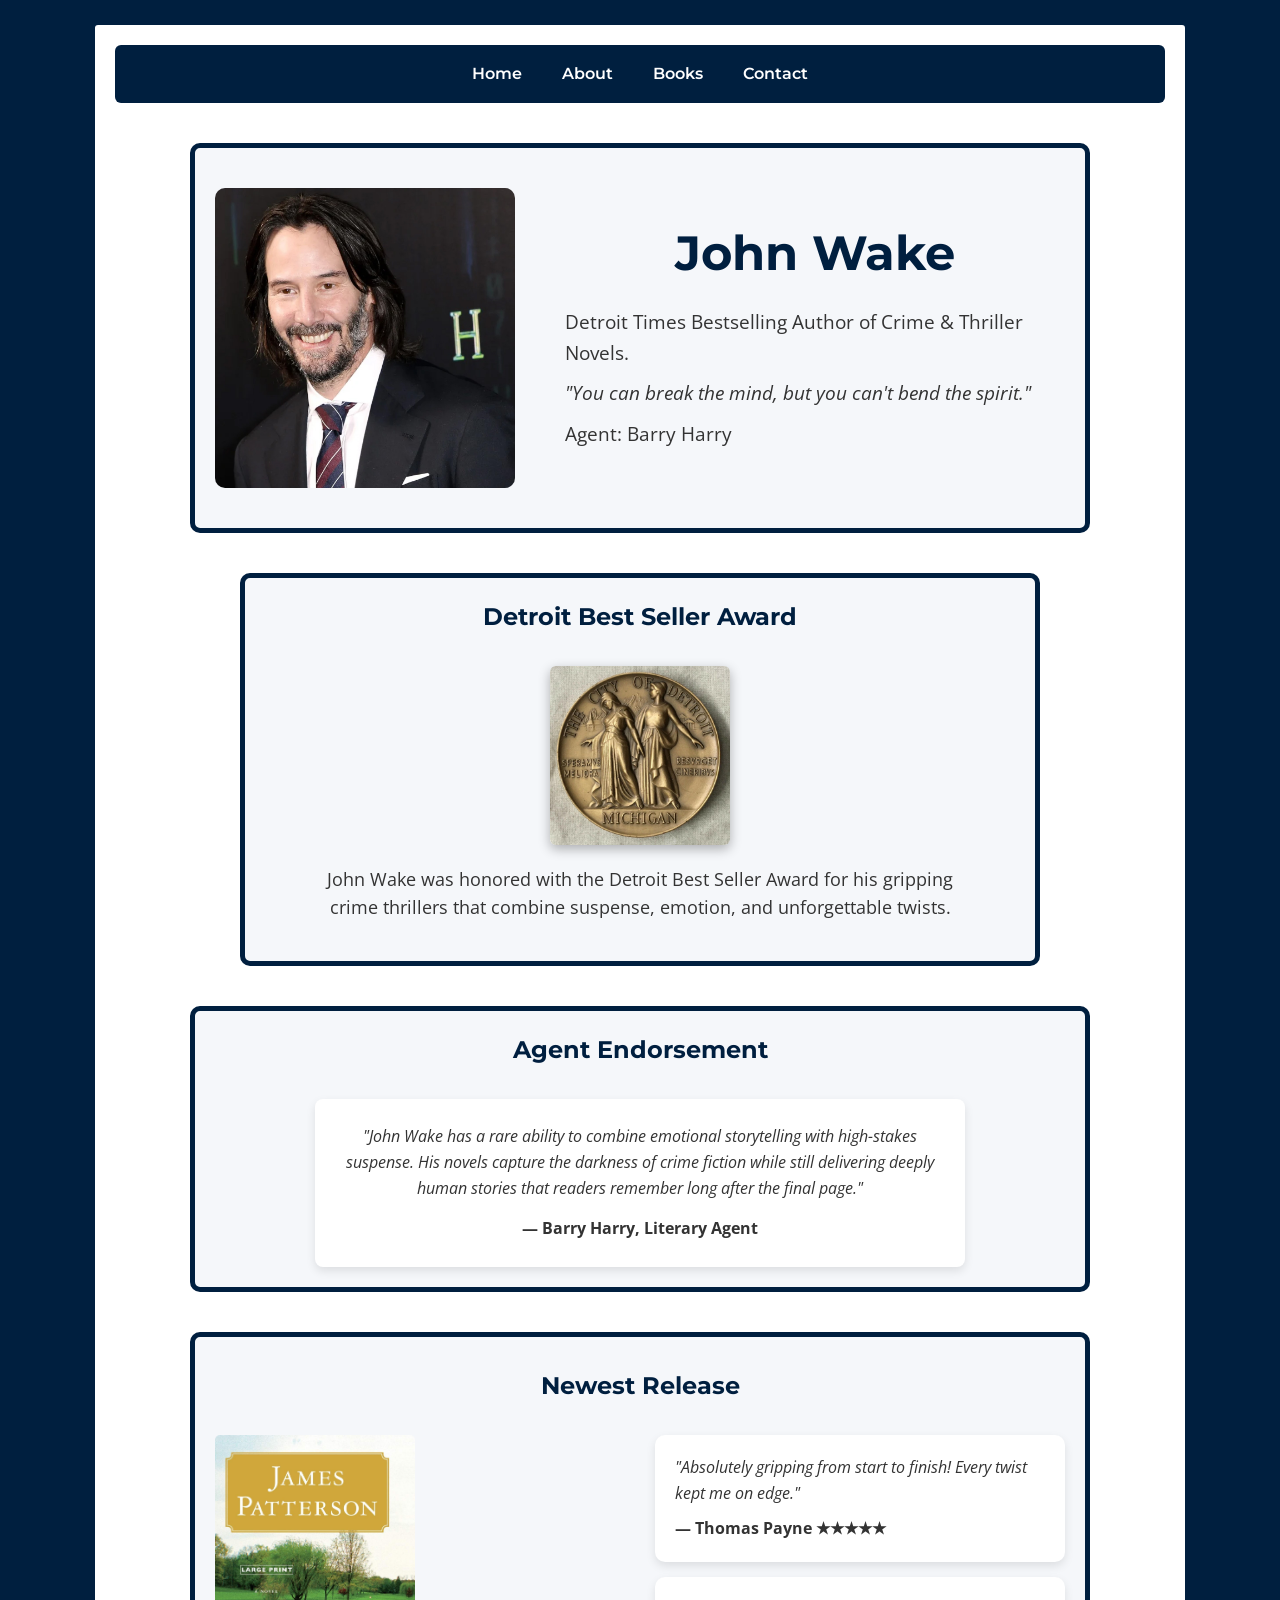
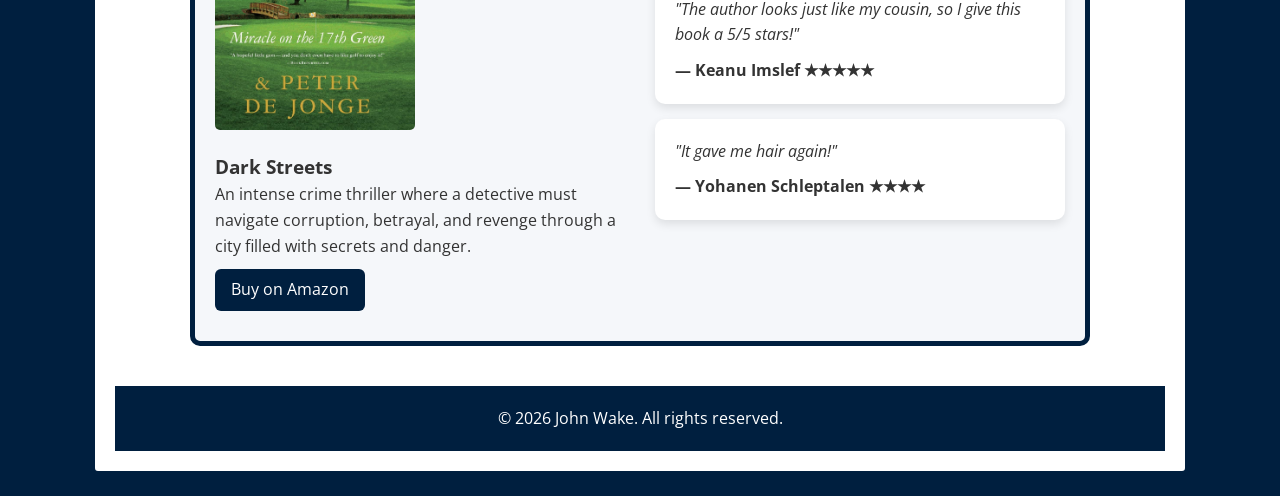
<file: index.html>
<!DOCTYPE html>
<html lang="en">
<head>
<meta charset="UTF-8">
<meta name="viewport" content="width=device-width, initial-scale=1.0">
<title>John Wake - Author</title>
<link rel="stylesheet" href="css/style.css">
</head>
<body>
<div class="container">

    <!-- Navigation -->
    <header>
        <nav class="navbar">
            <ul>
                <li><a href="index.html">Home</a></li>
                <li><a href="about.html">About</a></li>
                <li><a href="books.html">Books</a></li>
                <li><a href="contact.html">Contact</a></li>
            </ul>
        </nav>
    </header>

    <!-- Hero Section -->
    <section class="hero">
        <div class="hero-img">
            <img src="images/johnwake.jpg" alt="John Wake">
        </div>
        <div class="hero-text">
            <h1>John Wake</h1>
            <p>Detroit Times Bestselling Author of Crime & Thriller Novels.</p>
            <p><em>"You can break the mind, but you can't bend the spirit."</em></p>
            <p>Agent: Barry Harry</p>
        </div>
    </section>

    <!-- Detroit Best Seller Award -->
    <section class="awards">
        <h2>Detroit Best Seller Award</h2>
        <img src="images/detroitaward.jpg" alt="Detroit Best Seller Award" class="award-img">
        <p class="award-text">
            John Wake was honored with the Detroit Best Seller Award for his gripping
            crime thrillers that combine suspense, emotion, and unforgettable twists.
        </p>
    </section>

    <!-- Agent Endorsement -->
    <section class="endorsement">
        <h2>Agent Endorsement</h2>
        <div class="quote">
            <p>
            "John Wake has a rare ability to combine emotional storytelling with
            high-stakes suspense. His novels capture the darkness of crime fiction
            while still delivering deeply human stories that readers remember long
            after the final page."
            </p>
            <p class="quote-author">
            — Barry Harry, Literary Agent
            </p>
        </div>
    </section>

    <!-- Newest Book with Multiple Reviews -->
    <section class="featured-book-review">
        <h2>Newest Release</h2>
        <div class="featured-book-container">
            <div class="book-left">
                <img src="images/b3.jpg" alt="Dark Streets">
                <h3>Dark Streets</h3>
                <p>
                    An intense crime thriller where a detective must navigate corruption,
                    betrayal, and revenge through a city filled with secrets and danger.
                </p>
                <a href="https://www.amazon.com" target="_blank" class="btn">Buy on Amazon</a>
            </div>

            <div class="review-right">
                <div class="review">
                    <p>"Absolutely gripping from start to finish! Every twist kept me on edge."</p>
                    <p class="review-author">— Thomas Payne ★★★★★</p>
                </div>
                <div class="review">
                    <p>"The author looks just like my cousin, so I give this book a 5/5 stars!"</p>
                    <p class="review-author">— Keanu Imslef ★★★★★</p>
                </div>
                <div class="review">
                    <p>"It gave me hair again!"</p>
                    <p class="review-author">— Yohanen Schleptalen ★★★★</p>
                </div>
            </div>
        </div>
    </section>  

    <!-- Footer -->
    <footer>
        <p>&copy; 2026 John Wake. All rights reserved.</p>
    </footer>

</div>
</body>
</html>
</file>
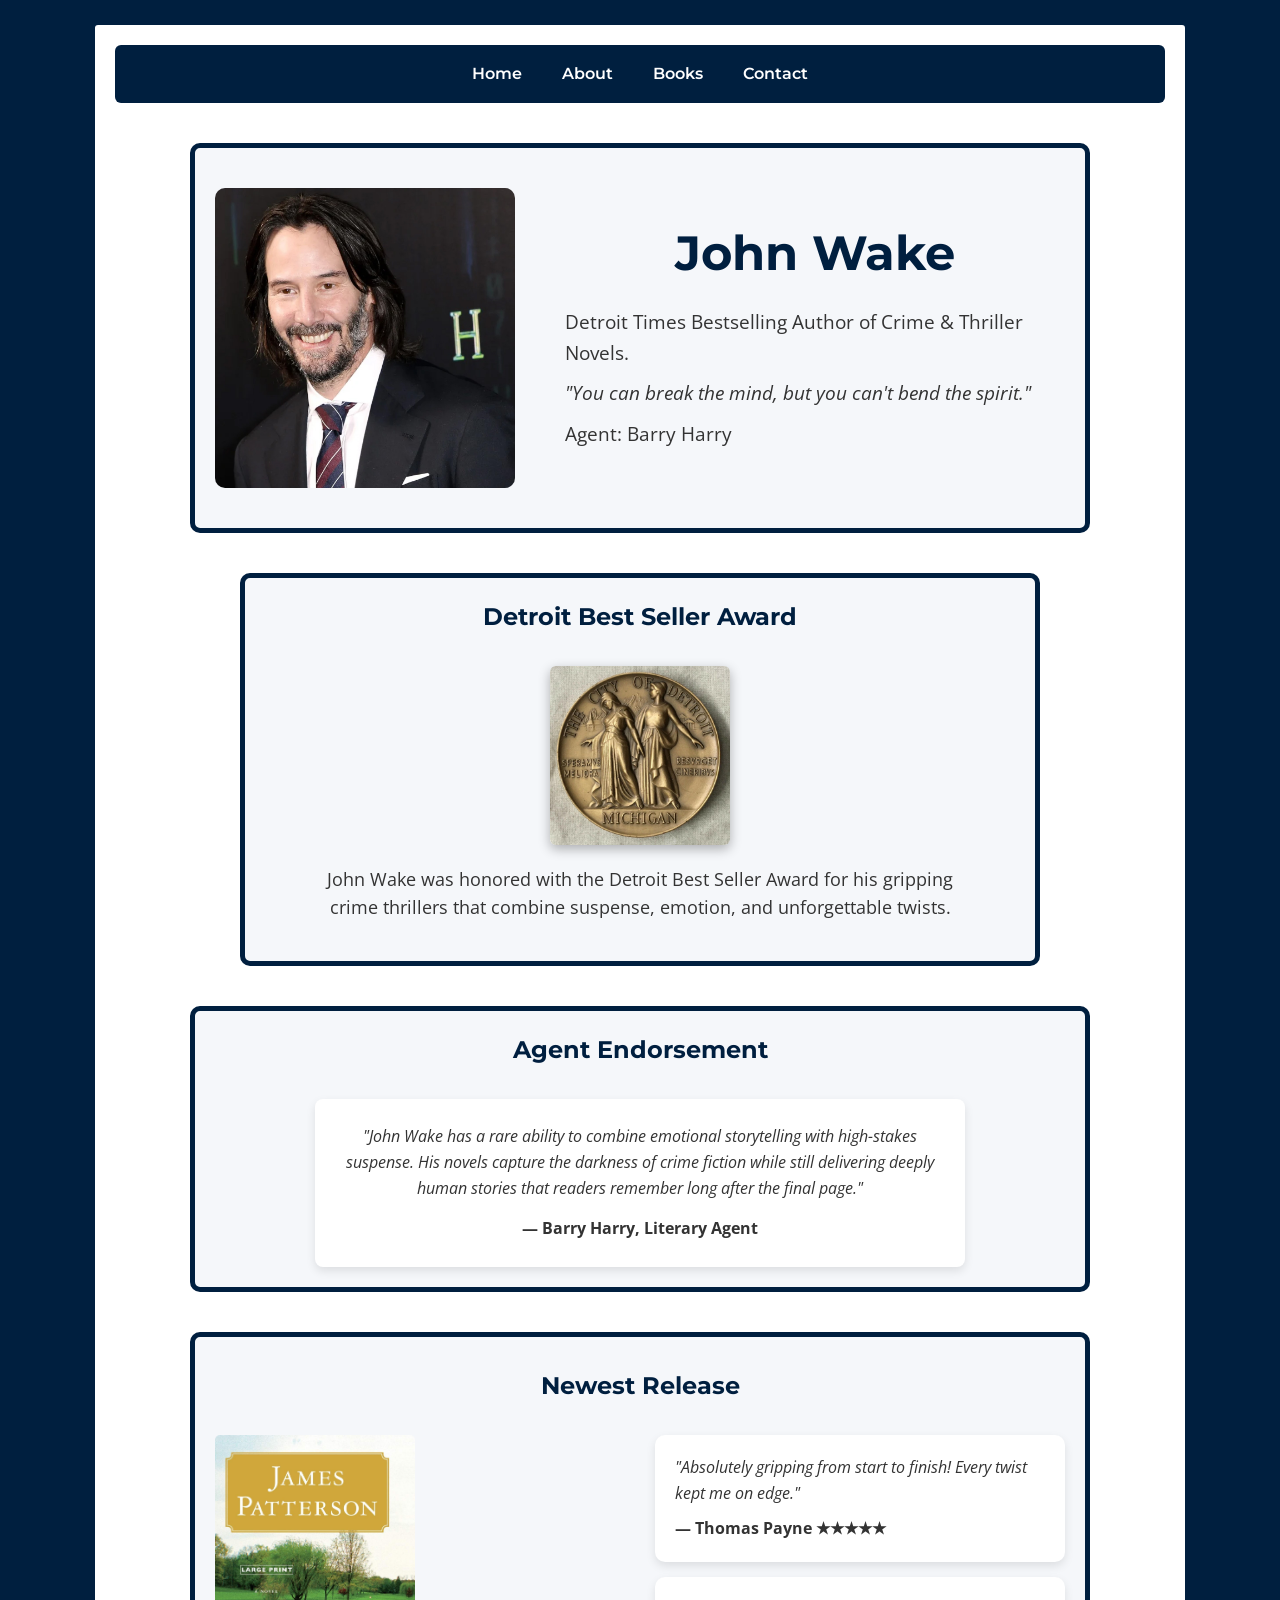
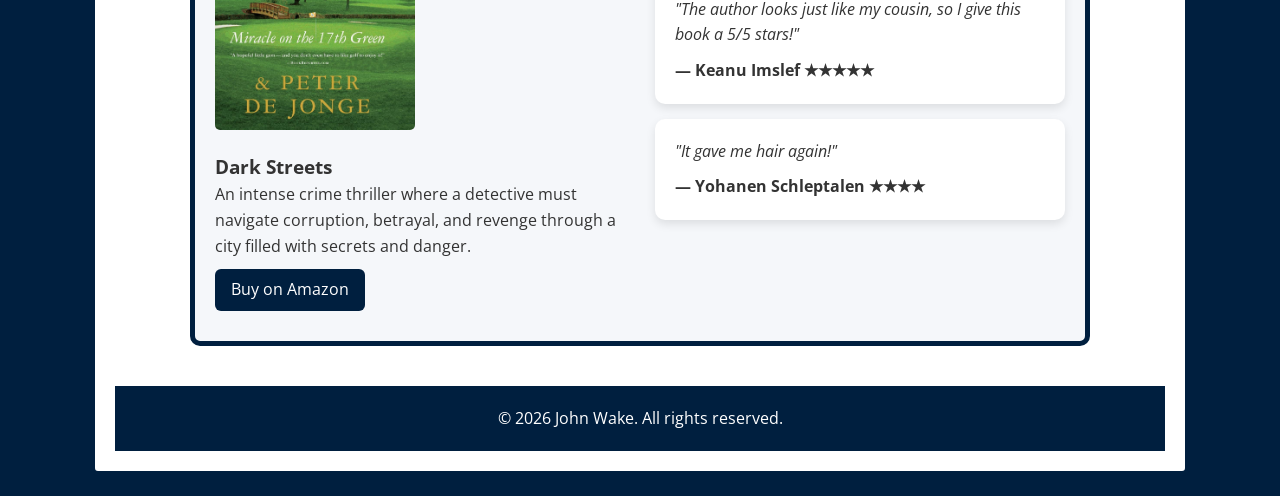
<file: john-wake-website/index.html>
<!DOCTYPE html>
<html lang="en">
<head>
<meta charset="UTF-8">
<meta name="viewport" content="width=device-width, initial-scale=1.0">
<title>John Wake - Author</title>
<link rel="stylesheet" href="css/style.css">
</head>
<body>
<div class="container">

    <!-- Navigation -->
    <header>
        <nav class="navbar">
            <ul>
                <li><a href="index.html">Home</a></li>
                <li><a href="about.html">About</a></li>
                <li><a href="books.html">Books</a></li>
                <li><a href="contact.html">Contact</a></li>
            </ul>
        </nav>
    </header>

    <!-- Hero Section -->
    <section class="hero">
        <div class="hero-img">
            <img src="images/johnwake.jpg" alt="John Wake">
        </div>
        <div class="hero-text">
            <h1>John Wake</h1>
            <p>Detroit Times Bestselling Author of Crime & Thriller Novels.</p>
            <p><em>"You can break the mind, but you can't bend the spirit."</em></p>
            <p>Agent: Barry Harry</p>
        </div>
    </section>

    <!-- Detroit Best Seller Award -->
    <section class="awards">
        <h2>Detroit Best Seller Award</h2>
        <img src="images/detroitaward.jpg" alt="Detroit Best Seller Award" class="award-img">
        <p class="award-text">
            John Wake was honored with the Detroit Best Seller Award for his gripping
            crime thrillers that combine suspense, emotion, and unforgettable twists.
        </p>
    </section>

    <!-- Agent Endorsement -->
    <section class="endorsement">
        <h2>Agent Endorsement</h2>
        <div class="quote">
            <p>
            "John Wake has a rare ability to combine emotional storytelling with
            high-stakes suspense. His novels capture the darkness of crime fiction
            while still delivering deeply human stories that readers remember long
            after the final page."
            </p>
            <p class="quote-author">
            — Barry Harry, Literary Agent
            </p>
        </div>
    </section>

    <!-- Newest Book with Multiple Reviews -->
    <section class="featured-book-review">
        <h2>Newest Release</h2>
        <div class="featured-book-container">
            <div class="book-left">
                <img src="images/b3.jpg" alt="Dark Streets">
                <h3>Dark Streets</h3>
                <p>
                    An intense crime thriller where a detective must navigate corruption,
                    betrayal, and revenge through a city filled with secrets and danger.
                </p>
                <a href="https://www.amazon.com" target="_blank" class="btn">Buy on Amazon</a>
            </div>

            <div class="review-right">
                <div class="review">
                    <p>"Absolutely gripping from start to finish! Every twist kept me on edge."</p>
                    <p class="review-author">— Thomas Payne ★★★★★</p>
                </div>
                <div class="review">
                    <p>"The author looks just like my cousin, so I give this book a 5/5 stars!"</p>
                    <p class="review-author">— Keanu Imslef ★★★★★</p>
                </div>
                <div class="review">
                    <p>"It gave me hair again!"</p>
                    <p class="review-author">— Yohanen Schleptalen ★★★★</p>
                </div>
            </div>
        </div>
    </section>  

    <!-- Footer -->
    <footer>
        <p>&copy; 2026 John Wake. All rights reserved.</p>
    </footer>

</div>
</body>
</html>
</file>
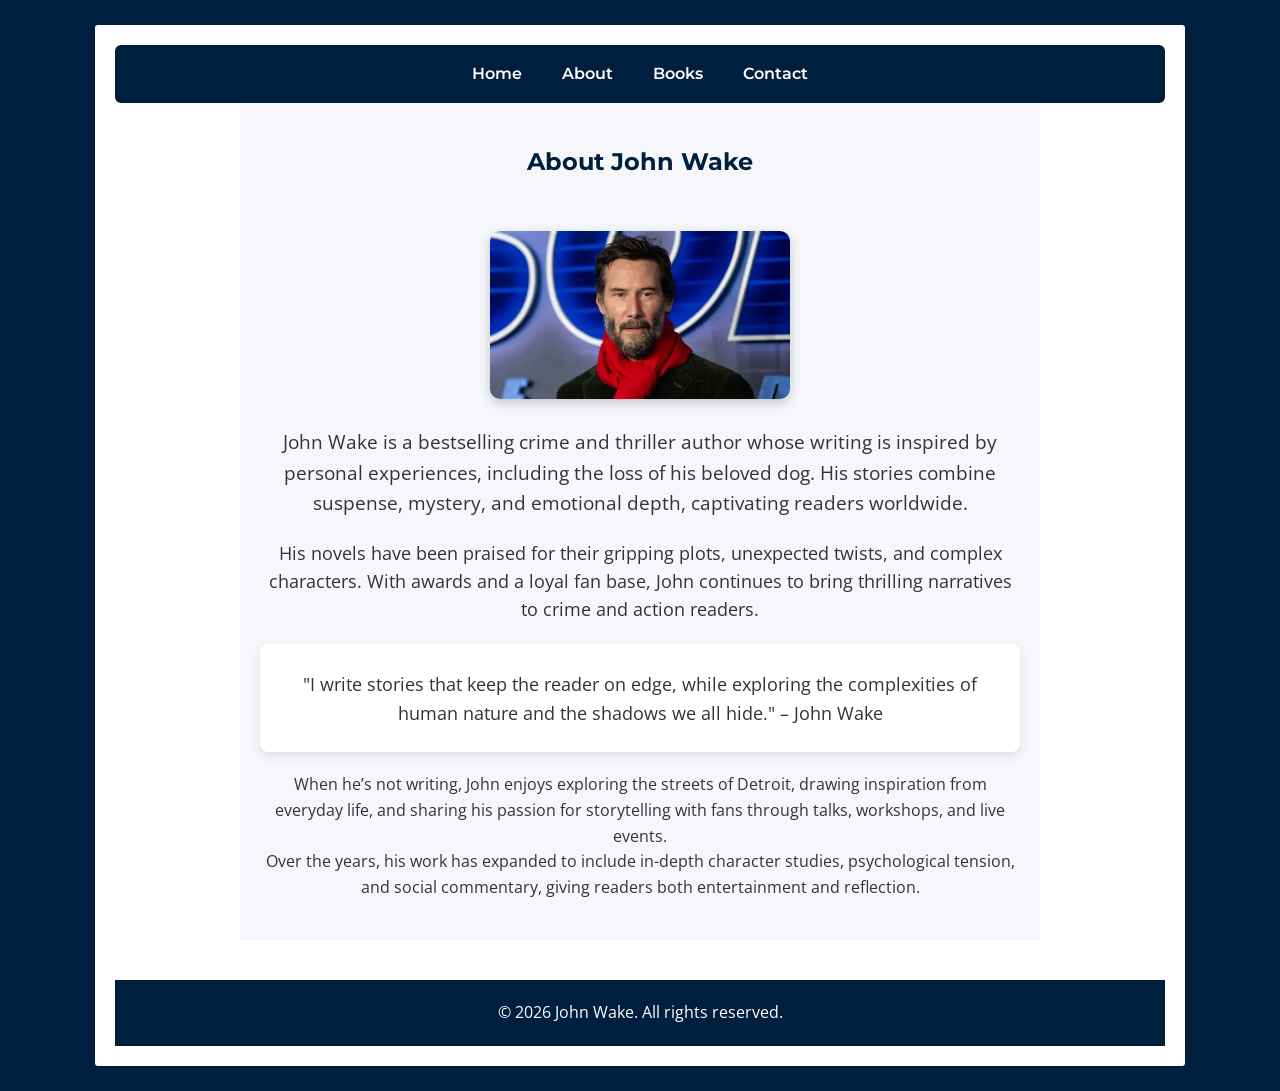
<file: about.html>
<!DOCTYPE html>
<html lang="en">
<head>
<meta charset="UTF-8">
<meta name="viewport" content="width=device-width, initial-scale=1.0">
<title>About John Wake</title>
<link rel="stylesheet" href="css/style.css">
</head>
<body>
<div class="container">

    <!-- Navigation -->
    <header>
        <nav class="navbar">
            <ul>
                <li><a href="index.html">Home</a></li>
                <li><a href="about.html">About</a></li>
                <li><a href="books.html">Books</a></li>
                <li><a href="contact.html">Contact</a></li>
            </ul>
        </nav>
    </header>

    <!-- About Section -->
    <section class="about">
        <h1>About John Wake</h1>
        <img src="images/johnwake2.webp" alt="John Wake" class="about-img">

        <p>John Wake is a bestselling crime and thriller author whose writing is inspired by personal experiences, including the loss of his beloved dog. His stories combine suspense, mystery, and emotional depth, captivating readers worldwide.</p>

        <p>His novels have been praised for their gripping plots, unexpected twists, and complex characters. With awards and a loyal fan base, John continues to bring thrilling narratives to crime and action readers.</p>

        <div class="highlight-box">
            "I write stories that keep the reader on edge, while exploring the complexities of human nature and the shadows we all hide." – John Wake
        </div>

        <p>When he’s not writing, John enjoys exploring the streets of Detroit, drawing inspiration from everyday life, and sharing his passion for storytelling with fans through talks, workshops, and live events.</p>

        <p>Over the years, his work has expanded to include in-depth character studies, psychological tension, and social commentary, giving readers both entertainment and reflection.</p>
    </section>

    <!-- Footer -->
    <footer>
        <p>&copy; 2026 John Wake. All rights reserved.</p>
    </footer>

</div>
<script src="js/script.js"></script>
</body>
</html>
</file>
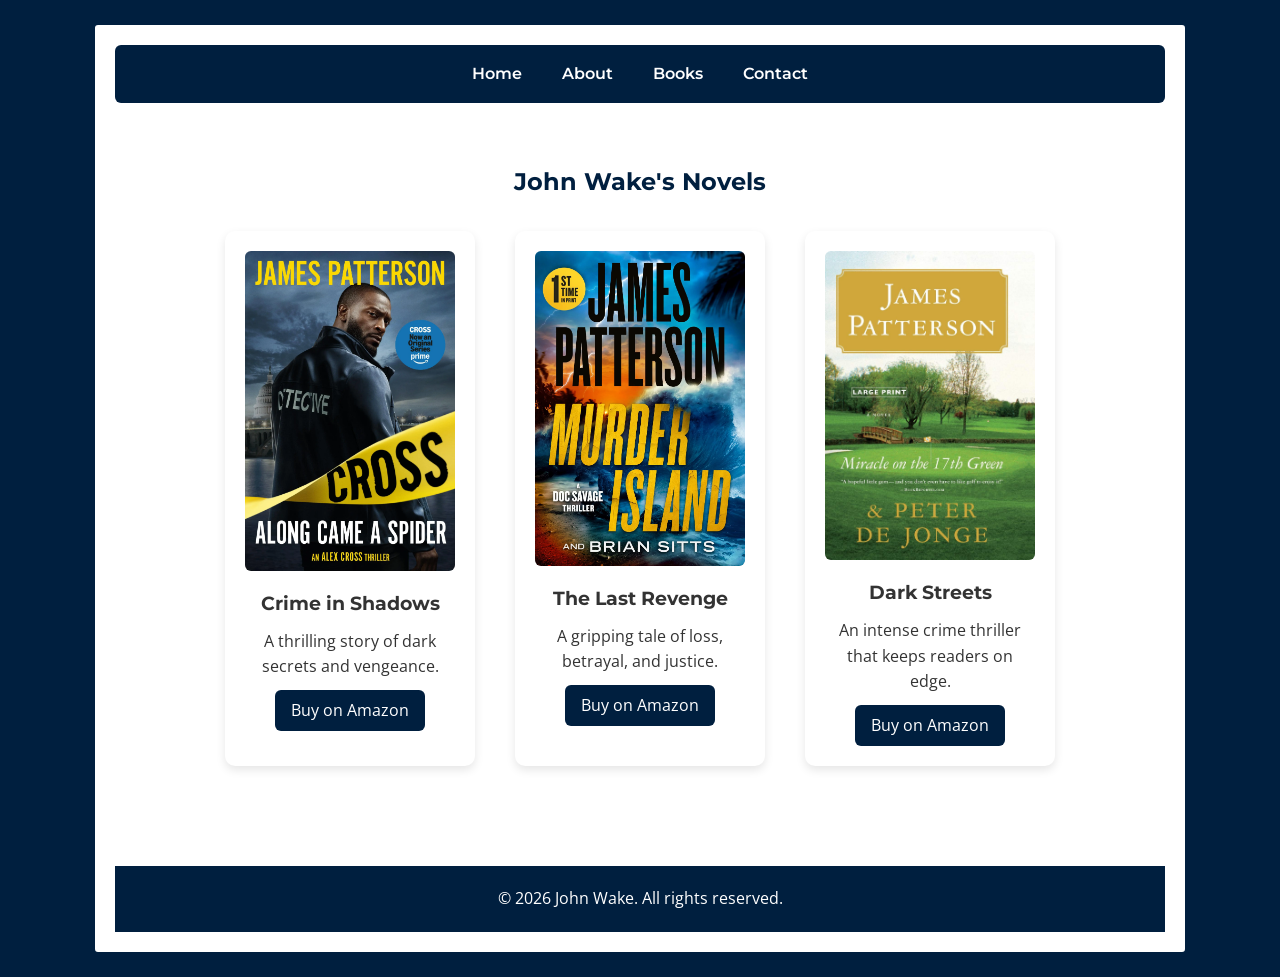
<file: books.html>
<!DOCTYPE html>
<html lang="en">
<head>
<meta charset="UTF-8">
<meta name="viewport" content="width=device-width, initial-scale=1.0">
<title>Books by John Wake</title>
<link rel="stylesheet" href="css/style.css">
</head>
<body>
<div class="container">

    <!-- Navigation -->
    <header>
        <nav class="navbar">
            <ul>
                <li><a href="index.html">Home</a></li>
                <li><a href="about.html">About</a></li>
                <li><a href="books.html">Books</a></li>
                <li><a href="contact.html">Contact</a></li>
            </ul>
        </nav>
    </header>

    <!-- Books Section -->
    <section class="books">
        <h1>John Wake's Novels</h1>
        <div class="book-list">
            <div class="book">
                <img src="images/b1.webp" alt="Crime in Shadows">
                <h3>Crime in Shadows</h3>
                <p>A thrilling story of dark secrets and vengeance.</p>
                <a href="https://www.amazon.com" target="_blank" class="btn">Buy on Amazon</a>
            </div>
            <div class="book">
                <img src="images/b2.webp" alt="The Last Revenge">
                <h3>The Last Revenge</h3>
                <p>A gripping tale of loss, betrayal, and justice.</p>
                <a href="https://www.amazon.com" target="_blank" class="btn">Buy on Amazon</a>
            </div>
            <div class="book">
                <img src="images/b3.jpg" alt="Dark Streets">
                <h3>Dark Streets</h3>
                <p>An intense crime thriller that keeps readers on edge.</p>
                <a href="https://www.amazon.com" target="_blank" class="btn">Buy on Amazon</a>
            </div>
        </div>
    </section>

    <footer>
        <p>&copy; 2026 John Wake. All rights reserved.</p>
    </footer>

</div>
<script src="js/script.js"></script>
</body>
</html>
</file>
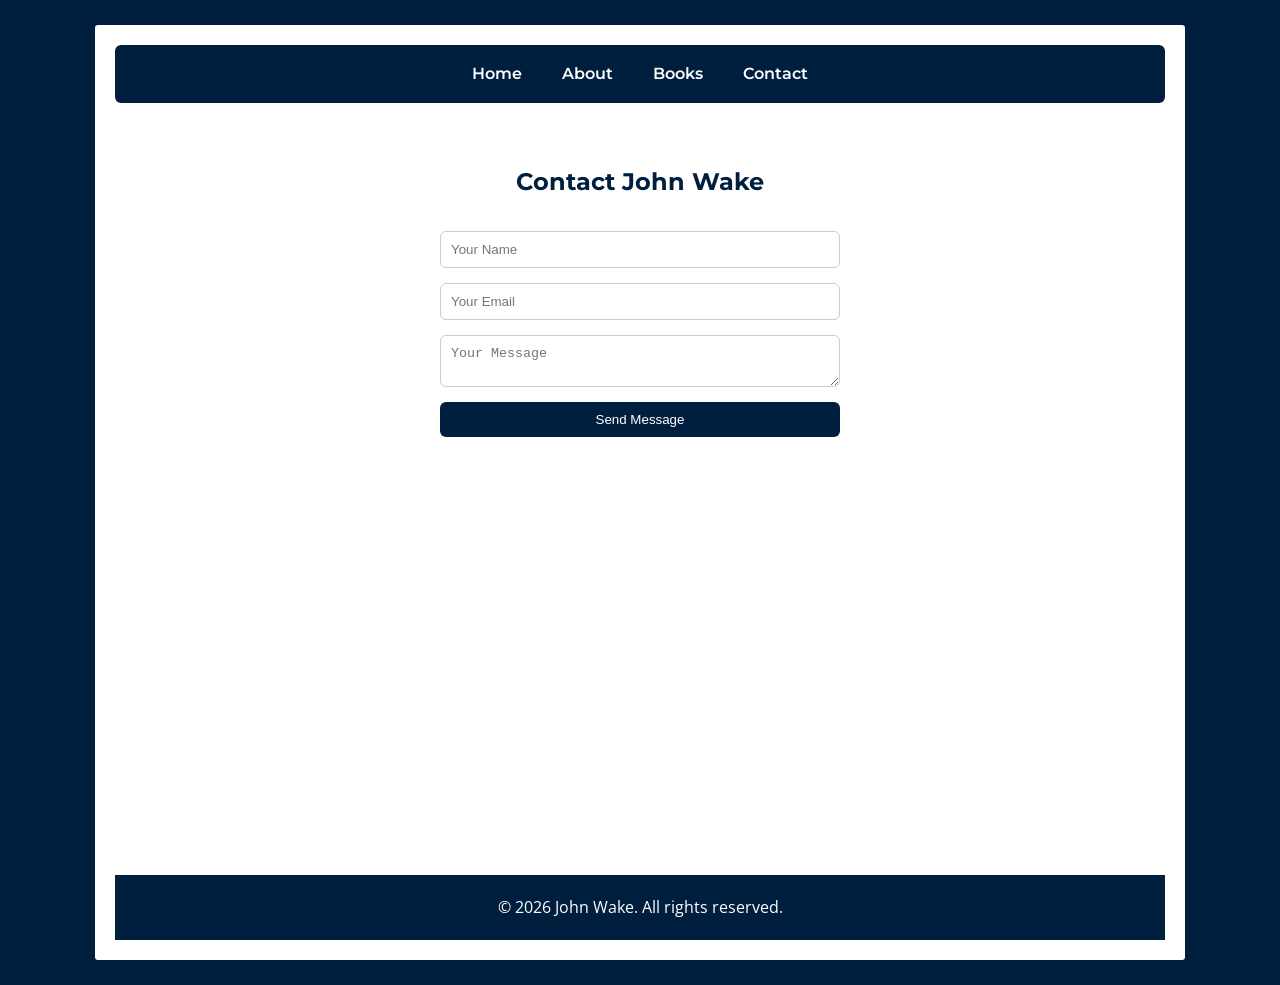
<file: contact.html>
<!DOCTYPE html>
<html lang="en">
<head>
<meta charset="UTF-8">
<meta name="viewport" content="width=device-width, initial-scale=1.0">
<title>Contact John Wake</title>
<link rel="stylesheet" href="css/style.css">
</head>
<body>
<div class="container">

    <!-- Navigation -->
    <header>
        <nav class="navbar">
            <ul>
                <li><a href="index.html">Home</a></li>
                <li><a href="about.html">About</a></li>
                <li><a href="books.html">Books</a></li>
                <li><a href="contact.html">Contact</a></li>
            </ul>
        </nav>
    </header>

    <!-- Contact Section -->
    <section class="contact">
        <h1>Contact John Wake</h1>
        <form onsubmit="return validateForm()">
            <input type="text" id="name" placeholder="Your Name" required>
            <input type="email" id="email" placeholder="Your Email" required>
            <textarea id="message" placeholder="Your Message" required></textarea>
            <button type="submit">Send Message</button>
        </form>
        <div id="map">
            <iframe src="https://www.google.com/maps/embed?pb=..." width="100%" height="300" style="border:0;" allowfullscreen="" loading="lazy"></iframe>
        </div>
    </section>

    <!-- Footer -->
    <footer>
        <p>&copy; 2026 John Wake. All rights reserved.</p>
    </footer>

</div>
<script src="js/script.js"></script>
</body>
</html>
</file>
<file: css/style.css>
@import url('https://fonts.googleapis.com/css2?family=Montserrat:wght@600&family=Open+Sans:wght@400;600&display=swap');

* {
    margin: 0;
    padding: 0;
    box-sizing: border-box;
}

body {
    background-color: #001f3f;
    display: flex;
    justify-content: center;
    padding: 20px;
    font-family: 'Open Sans', sans-serif;
    line-height: 1.6;
    color: #333;
}

.container {
    background-color: white;
    width: 100%;
    max-width: 1100px;
    padding: 20px;
    border-radius: 8px;
    border: 5px solid #001f3f;
}

.navbar {
    background-color: #001f3f;
    padding: 1rem 0;
    position: sticky;
    top: 0;
    z-index: 100;
    border-radius: 6px;
}

.navbar ul {
    display: flex;
    justify-content: center;
    list-style: none;
}

.navbar li {
    margin: 0 20px;
}

.navbar a {
    color: white;
    text-decoration: none;
    font-weight: 600;
    font-family: 'Montserrat', sans-serif;
    transition: color 0.3s;
}

.navbar a:hover {
    color: #cdd6e0;
}

.hero {
    display: flex;
    align-items: center;
    justify-content: center;
    gap: 50px;
    padding: 40px 20px;
    background-color: #f5f7fa;
    border: 5px solid #001f3f;
    border-radius: 10px;
    max-width: 900px;
    margin: 40px auto;
}

.hero-img img {
    width: 300px;
    border-radius: 10px;
    display: block;
}

.hero-text h1 {
    font-size: 3rem;
    color: #001f3f;
    margin-bottom: 15px;
}

.hero-text p {
    font-size: 1.2rem;
    margin-bottom: 10px;
}

.awards {
    text-align: center;
    padding: 20px 10px;
    max-width: 800px;
    margin: 40px auto;
    border: 5px solid #001f3f;
    border-radius: 10px;
    background-color: #f5f7fa;
}

.award-img {
    width: 180px;
    max-width: 90%;
    margin: 20px auto;
    display: block;
    border-radius: 6px;
    box-shadow: 0 4px 12px rgba(0,0,0,0.3);
}

.award-text {
    max-width: 650px;
    margin: 20px auto;
    font-size: 1.1rem;
    line-height: 1.6;
}

.endorsement {
    padding: 20px 20px;
    text-align: center;
    background: #f5f7fa;
    border: 5px solid #001f3f;
    border-radius: 10px;
    max-width: 900px;
    margin: 40px auto;
}

.quote {
    max-width: 650px;
    margin: auto;
    font-style: italic;
    background: white;
    padding: 25px;
    border-radius: 8px;
    box-shadow: 0 4px 10px rgba(0,0,0,0.1);
}

.quote-author {
    margin-top: 15px;
    font-weight: bold;
    font-style: normal;
}

.featured-book {
    text-align: center;
}

.featured-book .book {
    background: white;
    color: #333;
    padding: 30px;
    border-radius: 10px;
    max-width: 800px;
    margin: 20px auto;
    text-align: center;
}

.featured-book img {
    width: 200px;
    border-radius: 5px;
    margin-bottom: 15px;
}

.books {
    padding: 60px 20px;
}

.book-list {
    display: flex;
    justify-content: center;
    gap: 40px;
    flex-wrap: wrap;
}

.book {
    background: white;
    padding: 20px;
    border-radius: 10px;
    width: 250px;
    text-align: center;
    box-shadow: 0 4px 10px rgba(0,0,0,0.1);
    transition: transform 0.3s;
}

.book:hover {
    transform: translateY(-5px);
}

.book img {
    width: 100%;
    border-radius: 6px;
    margin-bottom: 10px;
}

.book h3 {
    font-family: 'Montserrat', sans-serif;
    margin-bottom: 10px;
}

.btn {
    display: inline-block;
    margin-top: 10px;
    padding: 8px 16px;
    background-color: #001f3f;
    color: white;
    text-decoration: none;
    border-radius: 6px;
    transition: background 0.3s;
}

.btn:hover {
    background-color: #001a35;
}

.contact {
    padding: 60px 20px;
    text-align: center;
}

.contact form {
    display: flex;
    flex-direction: column;
    gap: 15px;
    max-width: 400px;
    margin: auto;
}

.contact input,
.contact textarea {
    padding: 10px;
    border-radius: 6px;
    border: 1px solid #ccc;
}

.contact button {
    background-color: #001f3f;
    color: white;
    padding: 10px;
    border: none;
    border-radius: 6px;
    cursor: pointer;
}

.contact button:hover {
    background-color: #001a35;
}

#map {
    margin-top: 30px;
}

.about {
    max-width: 800px;
    margin: auto;
    padding: 40px 20px;
    text-align: center;
    background-color: #f5f7fa;
}

.about img {
    width: 300px; /* bigger image specifically for About page */
    border-radius: 10px;
    margin: 20px 0;
    box-shadow: 0 4px 12px rgba(0,0,0,0.2);
}

.about p:first-of-type {
    font-size: 1.2rem; /* intro text slightly bigger */
    margin-bottom: 20px;
}

.about p:nth-of-type(2) {
    font-size: 1.1rem;
    margin-bottom: 20px;
}

.about .highlight-box {
    font-size: 1.15rem; /* emphasize quote */
    background: white;
    padding: 25px;
    border-radius: 8px;
    box-shadow: 0 4px 10px rgba(0,0,0,0.1);
    margin-bottom: 20px;
}

.about p:last-of-type {
    font-size: 1rem;
}

footer {
    background-color: #001f3f;
    color: white;
    text-align: center;
    padding: 20px;
    margin-top: 40px;
}

section h1,
section h2 {
    text-align: center;
    margin-bottom: 30px;
    font-family: 'Montserrat', sans-serif;
    color: #001f3f;
}

@media (max-width: 768px) {
    .hero {
        flex-direction: column;
        text-align: center;
        gap: 20px;
    }

    .hero-img img {
        width: 200px;
    }

    .hero-text h1 {
        font-size: 2.2rem;
    }

    .hero-text p {
        font-size: 1rem;
    }

    .book-list {
        flex-direction: column;
        align-items: center;
    }

    .about img {
        width: 150px;
    }

    .hero, .awards, .endorsement {
        padding: 30px 15px;
    }
}

.featured-book-review {
    border: 5px solid #001f3f;
    border-radius: 10px;
    background-color: #f5f7fa;
    padding: 30px 20px;
    max-width: 900px;
    margin: 40px auto;
}

.featured-book-container {
    display: flex;
    gap: 30px;
    align-items: flex-start;
    flex-wrap: wrap;
}

.book-left {
    flex: 1 1 300px;
    text-align: left;
}

.book-left img {
    width: 200px;
    border-radius: 5px;
    margin-bottom: 15px;
}

.review-right {
    flex: 1 1 300px;
    display: flex;
    flex-direction: column;
    gap: 15px;
}

.review {
    background: white;
    padding: 20px;
    border-radius: 10px;
    box-shadow: 0 4px 10px rgba(0,0,0,0.1);
    font-style: italic;
}

.review-author {
    margin-top: 10px;
    font-weight: bold;
    font-style: normal;
}
</file>
<file: john-wake-website/css/style.css>
@import url('https://fonts.googleapis.com/css2?family=Montserrat:wght@600&family=Open+Sans:wght@400;600&display=swap');

* {
    margin: 0;
    padding: 0;
    box-sizing: border-box;
}

body {
    background-color: #001f3f;
    display: flex;
    justify-content: center;
    padding: 20px;
    font-family: 'Open Sans', sans-serif;
    line-height: 1.6;
    color: #333;
}

.container {
    background-color: white;
    width: 100%;
    max-width: 1100px;
    padding: 20px;
    border-radius: 8px;
    border: 5px solid #001f3f;
}

.navbar {
    background-color: #001f3f;
    padding: 1rem 0;
    position: sticky;
    top: 0;
    z-index: 100;
    border-radius: 6px;
}

.navbar ul {
    display: flex;
    justify-content: center;
    list-style: none;
}

.navbar li {
    margin: 0 20px;
}

.navbar a {
    color: white;
    text-decoration: none;
    font-weight: 600;
    font-family: 'Montserrat', sans-serif;
    transition: color 0.3s;
}

.navbar a:hover {
    color: #cdd6e0;
}

.hero {
    display: flex;
    align-items: center;
    justify-content: center;
    gap: 50px;
    padding: 40px 20px;
    background-color: #f5f7fa;
    border: 5px solid #001f3f;
    border-radius: 10px;
    max-width: 900px;
    margin: 40px auto;
}

.hero-img img {
    width: 300px;
    border-radius: 10px;
    display: block;
}

.hero-text h1 {
    font-size: 3rem;
    color: #001f3f;
    margin-bottom: 15px;
}

.hero-text p {
    font-size: 1.2rem;
    margin-bottom: 10px;
}

.awards {
    text-align: center;
    padding: 20px 10px;
    max-width: 800px;
    margin: 40px auto;
    border: 5px solid #001f3f;
    border-radius: 10px;
    background-color: #f5f7fa;
}

.award-img {
    width: 180px;
    max-width: 90%;
    margin: 20px auto;
    display: block;
    border-radius: 6px;
    box-shadow: 0 4px 12px rgba(0,0,0,0.3);
}

.award-text {
    max-width: 650px;
    margin: 20px auto;
    font-size: 1.1rem;
    line-height: 1.6;
}

.endorsement {
    padding: 20px 20px;
    text-align: center;
    background: #f5f7fa;
    border: 5px solid #001f3f;
    border-radius: 10px;
    max-width: 900px;
    margin: 40px auto;
}

.quote {
    max-width: 650px;
    margin: auto;
    font-style: italic;
    background: white;
    padding: 25px;
    border-radius: 8px;
    box-shadow: 0 4px 10px rgba(0,0,0,0.1);
}

.quote-author {
    margin-top: 15px;
    font-weight: bold;
    font-style: normal;
}

.featured-book {
    text-align: center;
}

.featured-book .book {
    background: white;
    color: #333;
    padding: 30px;
    border-radius: 10px;
    max-width: 800px;
    margin: 20px auto;
    text-align: center;
}

.featured-book img {
    width: 200px;
    border-radius: 5px;
    margin-bottom: 15px;
}

.books {
    padding: 60px 20px;
}

.book-list {
    display: flex;
    justify-content: center;
    gap: 40px;
    flex-wrap: wrap;
}

.book {
    background: white;
    padding: 20px;
    border-radius: 10px;
    width: 250px;
    text-align: center;
    box-shadow: 0 4px 10px rgba(0,0,0,0.1);
    transition: transform 0.3s;
}

.book:hover {
    transform: translateY(-5px);
}

.book img {
    width: 100%;
    border-radius: 6px;
    margin-bottom: 10px;
}

.book h3 {
    font-family: 'Montserrat', sans-serif;
    margin-bottom: 10px;
}

.btn {
    display: inline-block;
    margin-top: 10px;
    padding: 8px 16px;
    background-color: #001f3f;
    color: white;
    text-decoration: none;
    border-radius: 6px;
    transition: background 0.3s;
}

.btn:hover {
    background-color: #001a35;
}

.contact {
    padding: 60px 20px;
    text-align: center;
}

.contact form {
    display: flex;
    flex-direction: column;
    gap: 15px;
    max-width: 400px;
    margin: auto;
}

.contact input,
.contact textarea {
    padding: 10px;
    border-radius: 6px;
    border: 1px solid #ccc;
}

.contact button {
    background-color: #001f3f;
    color: white;
    padding: 10px;
    border: none;
    border-radius: 6px;
    cursor: pointer;
}

.contact button:hover {
    background-color: #001a35;
}

#map {
    margin-top: 30px;
}

.about {
    max-width: 800px;
    margin: auto;
    padding: 40px 20px;
    text-align: center;
    background-color: #f5f7fa;
}

.about img {
    width: 300px; /* bigger image specifically for About page */
    border-radius: 10px;
    margin: 20px 0;
    box-shadow: 0 4px 12px rgba(0,0,0,0.2);
}

.about p:first-of-type {
    font-size: 1.2rem; /* intro text slightly bigger */
    margin-bottom: 20px;
}

.about p:nth-of-type(2) {
    font-size: 1.1rem;
    margin-bottom: 20px;
}

.about .highlight-box {
    font-size: 1.15rem; /* emphasize quote */
    background: white;
    padding: 25px;
    border-radius: 8px;
    box-shadow: 0 4px 10px rgba(0,0,0,0.1);
    margin-bottom: 20px;
}

.about p:last-of-type {
    font-size: 1rem;
}

footer {
    background-color: #001f3f;
    color: white;
    text-align: center;
    padding: 20px;
    margin-top: 40px;
}

section h1,
section h2 {
    text-align: center;
    margin-bottom: 30px;
    font-family: 'Montserrat', sans-serif;
    color: #001f3f;
}

@media (max-width: 768px) {
    .hero {
        flex-direction: column;
        text-align: center;
        gap: 20px;
    }

    .hero-img img {
        width: 200px;
    }

    .hero-text h1 {
        font-size: 2.2rem;
    }

    .hero-text p {
        font-size: 1rem;
    }

    .book-list {
        flex-direction: column;
        align-items: center;
    }

    .about img {
        width: 150px;
    }

    .hero, .awards, .endorsement {
        padding: 30px 15px;
    }
}

.featured-book-review {
    border: 5px solid #001f3f;
    border-radius: 10px;
    background-color: #f5f7fa;
    padding: 30px 20px;
    max-width: 900px;
    margin: 40px auto;
}

.featured-book-container {
    display: flex;
    gap: 30px;
    align-items: flex-start;
    flex-wrap: wrap;
}

.book-left {
    flex: 1 1 300px;
    text-align: left;
}

.book-left img {
    width: 200px;
    border-radius: 5px;
    margin-bottom: 15px;
}

.review-right {
    flex: 1 1 300px;
    display: flex;
    flex-direction: column;
    gap: 15px;
}

.review {
    background: white;
    padding: 20px;
    border-radius: 10px;
    box-shadow: 0 4px 10px rgba(0,0,0,0.1);
    font-style: italic;
}

.review-author {
    margin-top: 10px;
    font-weight: bold;
    font-style: normal;
}
</file>
